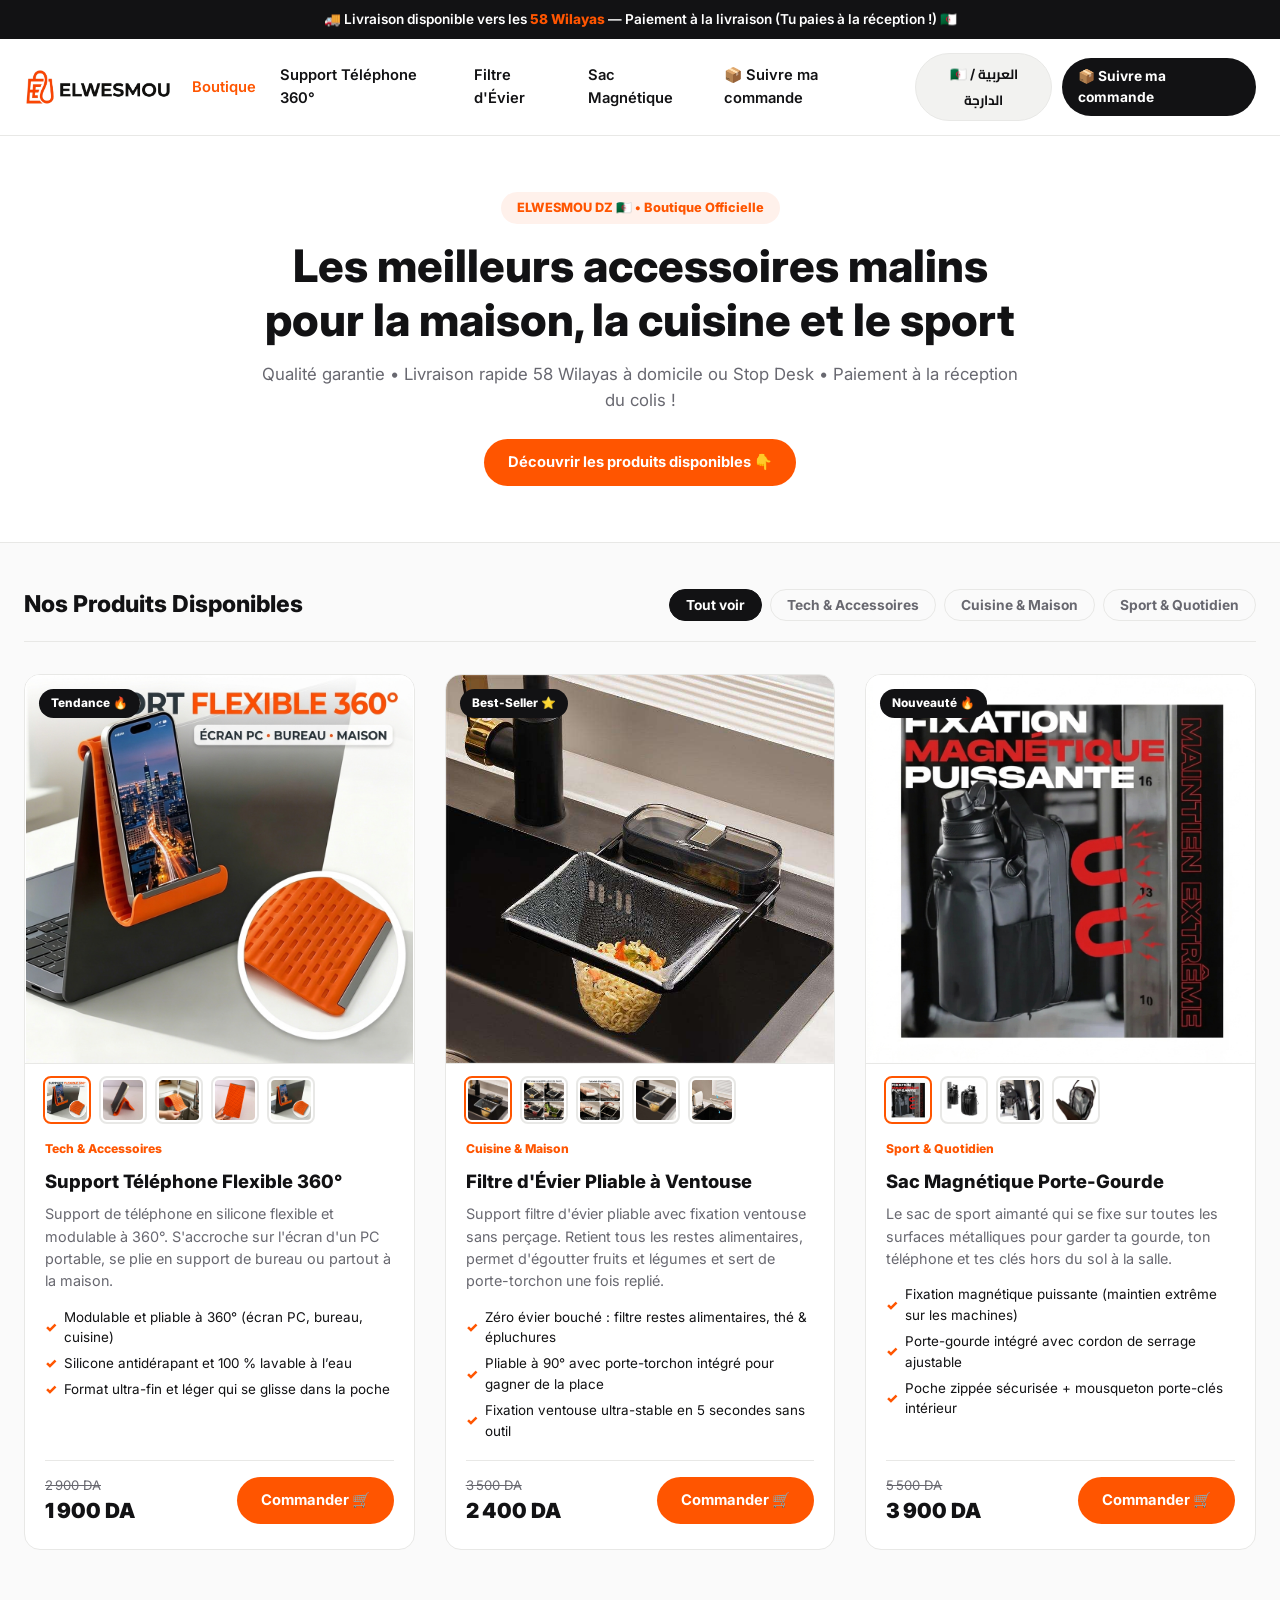
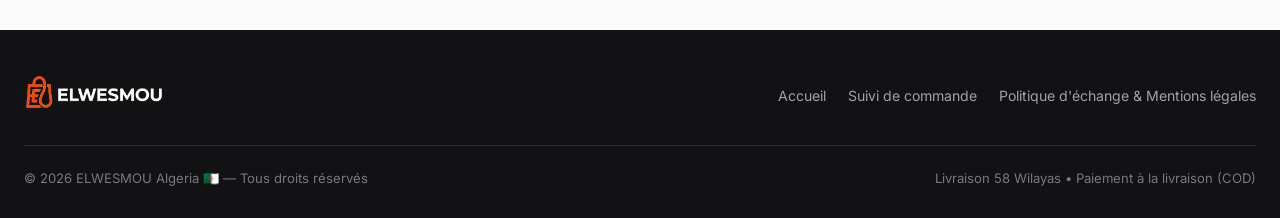
<file: index.html>
<!DOCTYPE html>
<html lang="fr" dir="ltr">
<head>
  <meta charset="UTF-8" />
  <meta name="viewport" content="width=device-width, initial-scale=1.0" />
  <title>ELWESMOU — Boutique Officielle | التوصيل لـ 58 ولاية والدفع عند الاستلام</title>
  <link rel="icon" type="image/png" href="./logos/minimal-1-favicon.png" />
  <link rel="preconnect" href="https://fonts.googleapis.com" />
  <link rel="preconnect" href="https://fonts.gstatic.com" crossorigin />
  <link href="https://fonts.googleapis.com/css2?family=Cairo:wght@500;700;800;900&family=Inter:wght@400;600;700;800&display=swap" rel="stylesheet" />
  <link rel="stylesheet" href="./styles.css" />
</head>
<body>

  <div class="announcement-bar">
    🚚 Livraison disponible vers les <span>58 Wilayas</span> — Paiement à la livraison (Tu paies à la réception !) 🇩🇿
  </div>

  <header class="site-header">
    <div class="header-inner">
      <a href="./index.html" class="brand-logo" aria-label="ELWESMOU">
        <img src="./logos/minimal-1-transparent.png" alt="ELWESMOU" />
      </a>

      <nav class="main-nav">
        <a href="./index.html" class="active">Boutique</a>
        <a href="./support-telephone.html">Support Téléphone 360°</a>
        <a href="./filtre-evier.html">Filtre d'Évier</a>
        <a href="./sac-magnetique.html">Sac Magnétique</a>
        <a href="./suivi-commande.html">📦 Suivre ma commande</a>
      </nav>

      <div class="header-actions">
        <button class="lang-btn" id="langToggleBtn" onclick="toggleLanguage()">🇩🇿 العربية / الدارجة</button>
        <a href="./suivi-commande.html" class="cart-btn">
          <span>📦 Suivre ma commande</span>
        </a>
      </div>
    </div>
  </header>

  <section class="hero-section">
    <div class="hero-inner">
      <span class="hero-badge">ELWESMOU DZ 🇩🇿 • Boutique Officielle</span>
      <h1 class="hero-title">Les meilleurs accessoires malins pour la maison, la cuisine et le sport</h1>
      <p class="hero-subtitle">Qualité garantie • Livraison rapide 58 Wilayas à domicile ou Stop Desk • Paiement à la réception du colis !</p>
      <a href="#catalogue" class="btn-primary">Découvrir les produits disponibles 👇</a>
    </div>
  </section>

  <main class="shop-container" id="catalogue">
    <div class="shop-toolbar">
      <h2>Nos Produits Disponibles</h2>
      <div class="category-tabs" id="categoryTabs"></div>
    </div>

    <div class="product-grid" id="productGrid"></div>
  </main>

  <footer class="site-footer">
    <div class="footer-inner">
      <a href="./index.html" class="footer-logo">
        <img src="./logos/minimal-1-dark-transparent.png" alt="ELWESMOU" />
      </a>
      <div class="footer-links">
        <a href="./index.html">Accueil</a>
        <a href="./suivi-commande.html">Suivi de commande</a>
        <a href="./mentions-legales.html">Politique d'échange &amp; Mentions légales</a>
      </div>
    </div>
    <div class="footer-bottom">
      <span>&copy; 2026 ELWESMOU Algeria 🇩🇿 — Tous droits réservés</span>
      <span>Livraison 58 Wilayas • Paiement à la livraison (COD)</span>
    </div>
  </footer>

  <script src="./app.js"></script>
</body>
</html>
</file>
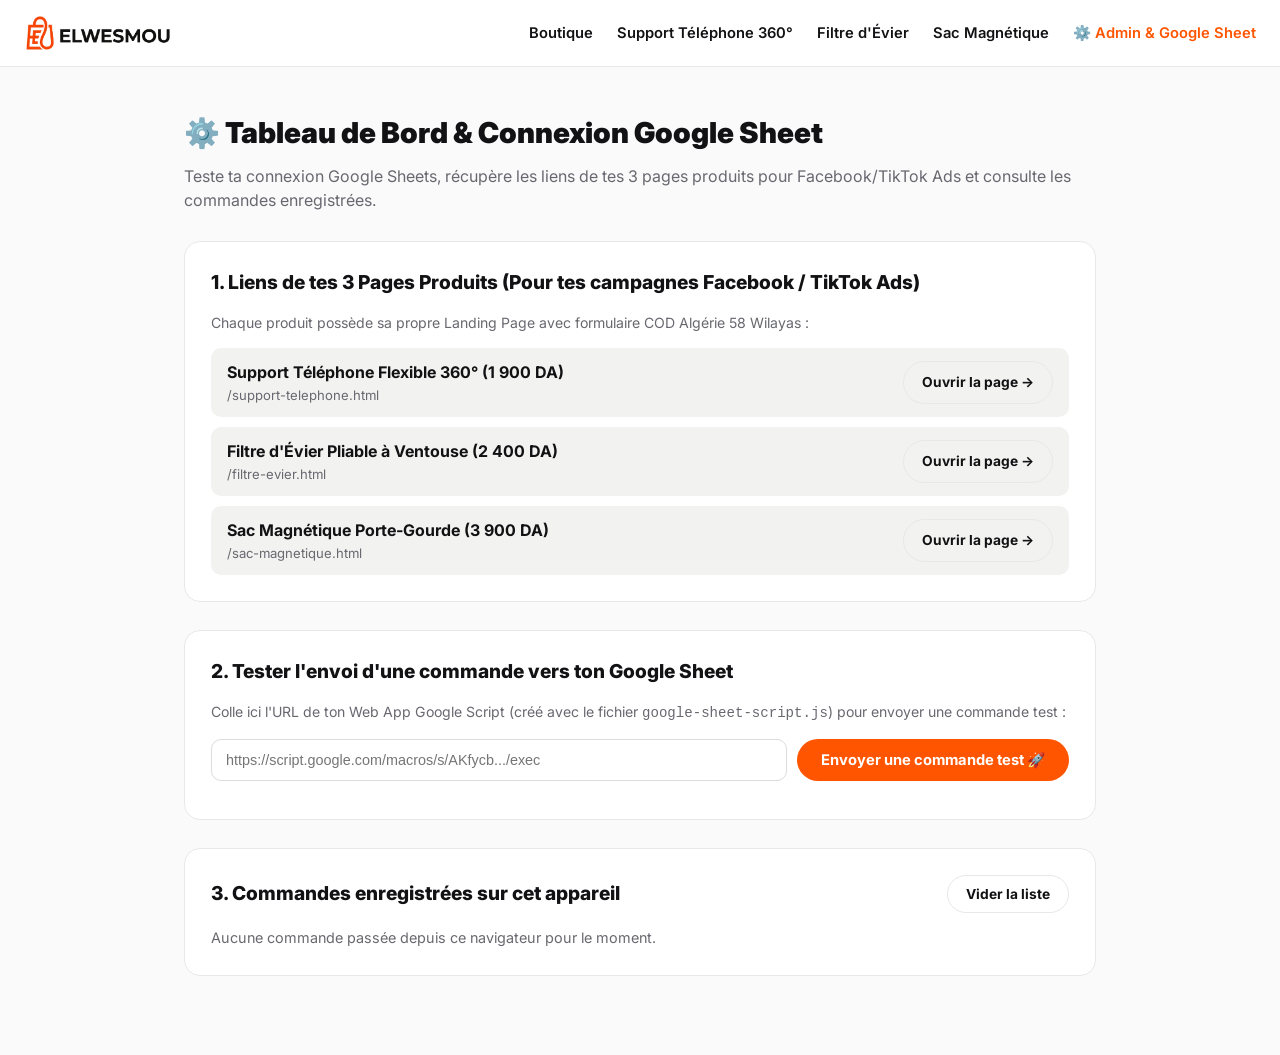
<file: admin.html>
<!DOCTYPE html>
<html lang="fr">
<head>
  <meta charset="UTF-8" />
  <meta name="viewport" content="width=device-width, initial-scale=1.0" />
  <title>Admin &amp; Configuration Google Sheet — ELWESMOU DZ</title>
  <link rel="icon" type="image/png" href="./logos/minimal-1-favicon.png" />
  <link href="https://fonts.googleapis.com/css2?family=Cairo:wght@600;700;800&family=Inter:wght@400;600;700;800&display=swap" rel="stylesheet" />
  <link rel="stylesheet" href="./styles.css" />
</head>
<body>

  <header class="site-header">
    <div class="header-inner">
      <a href="./index.html" class="brand-logo">
        <img src="./logos/minimal-1-transparent.png" alt="ELWESMOU" />
      </a>
      <nav class="main-nav">
        <a href="./index.html">Voir la Boutique</a>
        <a href="./support-telephone.html">Page Support Téléphone</a>
        <a href="./filtre-evier.html">Page Filtre Évier</a>
        <a href="./sac-magnetique.html">Page Sac Magnétique</a>
        <a href="./admin.html" class="active">⚙️ Admin &amp; Google Sheet</a>
      </nav>
    </div>
  </header>

  <main class="shop-container" style="max-width:960px;">
    <h1 style="font-size:1.8rem;font-weight:900;margin-bottom:8px;">⚙️ Tableau de Bord &amp; Connexion Google Sheet</h1>
    <p style="color:var(--text-secondary);margin-bottom:28px;">
      Teste ta connexion Google Sheets, récupère les liens de tes 3 pages produits pour Facebook/TikTok Ads et consulte les commandes enregistrées.
    </p>

    <div class="info-card" style="margin-bottom:28px;">
      <h3>1. Liens de tes 3 Pages Produits (Pour tes campagnes Facebook / TikTok Ads)</h3>
      <p style="font-size:0.88rem;color:var(--text-secondary);margin-bottom:14px;">
        Chaque produit possède sa propre Landing Page avec formulaire COD Algérie 58 Wilayas :
      </p>
      <div style="display:flex;flex-direction:column;gap:10px;">
        <div style="display:flex;justify-content:space-between;align-items:center;background:var(--bg-subtle);padding:12px 16px;border-radius:10px;">
          <div>
            <strong>Support Téléphone Flexible 360° (1 900 DA)</strong>
            <div style="font-size:0.82rem;color:var(--text-secondary);">/support-telephone.html</div>
          </div>
          <a href="./support-telephone.html" class="btn-outline">Ouvrir la page &rarr;</a>
        </div>

        <div style="display:flex;justify-content:space-between;align-items:center;background:var(--bg-subtle);padding:12px 16px;border-radius:10px;">
          <div>
            <strong>Filtre d'Évier Pliable à Ventouse (2 400 DA)</strong>
            <div style="font-size:0.82rem;color:var(--text-secondary);">/filtre-evier.html</div>
          </div>
          <a href="./filtre-evier.html" class="btn-outline">Ouvrir la page &rarr;</a>
        </div>

        <div style="display:flex;justify-content:space-between;align-items:center;background:var(--bg-subtle);padding:12px 16px;border-radius:10px;">
          <div>
            <strong>Sac Magnétique Porte-Gourde (3 900 DA)</strong>
            <div style="font-size:0.82rem;color:var(--text-secondary);">/sac-magnetique.html</div>
          </div>
          <a href="./sac-magnetique.html" class="btn-outline">Ouvrir la page &rarr;</a>
        </div>
      </div>
    </div>

    <div class="info-card" style="margin-bottom:28px;">
      <h3>2. Tester l'envoi d'une commande vers ton Google Sheet</h3>
      <p style="font-size:0.88rem;color:var(--text-secondary);margin-bottom:14px;">
        Colle ici l'URL de ton Web App Google Script (créé avec le fichier <code>google-sheet-script.js</code>) pour envoyer une commande test :
      </p>
      <div style="display:flex;gap:10px;margin-bottom:12px;flex-wrap:wrap;">
        <input type="url" id="sheetUrlInput" placeholder="https://script.google.com/macros/s/AKfycb.../exec" style="flex:1;padding:12px 14px;border:1.5px solid #DCDCD8;border-radius:10px;font-size:0.9rem;" />
        <button class="btn-primary" onclick="sendTestOrder()">Envoyer une commande test 🚀</button>
      </div>
      <div id="testStatusMsg" style="font-size:0.88rem;font-weight:700;"></div>
    </div>

    <div class="info-card">
      <div style="display:flex;justify-content:space-between;align-items:center;margin-bottom:14px;">
        <h3 style="margin:0;">3. Commandes enregistrées sur cet appareil</h3>
        <button class="btn-outline" onclick="localStorage.removeItem('elwesmou_orders'); renderAdminOrders();">Vider la liste</button>
      </div>
      <div id="adminOrdersList"></div>
    </div>
  </main>

  <script src="./app.js"></script>
  <script>
    const savedUrl = localStorage.getItem('elwesmou_sheet_url') || (typeof GOOGLE_SHEET_WEBHOOK_URL !== 'undefined' ? GOOGLE_SHEET_WEBHOOK_URL : '');
    document.getElementById('sheetUrlInput').value = savedUrl;

    async function sendTestOrder() {
      const url = document.getElementById('sheetUrlInput').value.trim();
      const msg = document.getElementById('testStatusMsg');
      if (!url) {
        msg.style.color = '#DC2626';
        msg.textContent = '⚠️ Colle d\'abord ton URL Google Script (https://script.google.com/macros/s/.../exec)';
        return;
      }
      localStorage.setItem('elwesmou_sheet_url', url);
      msg.style.color = 'var(--brand-orange)';
      msg.textContent = '⏳ Envoi de la commande test vers Google Sheets...';

      const testOrder = {
        orderId: 'TEST-' + Math.floor(1000 + Math.random() * 9000),
        date: new Date().toLocaleString('fr-DZ'),
        productName: 'Support Téléphone Flexible 360° (TEST)',
        quantity: 2,
        customerName: 'Client Test Algérie',
        phone: '0550123456',
        wilaya: '16 - Alger (الجزائر العاصمة)',
        commune: 'Bab Ezzouar',
        deliveryType: 'À domicile (لباب الدار)',
        totalDA: '3 650 DA',
        status: '⏳ قيد التأكيد (En attente d\'appel)'
      };

      try {
        await fetch(url, {
          method: 'POST',
          mode: 'no-cors',
          headers: { 'Content-Type': 'application/json' },
          body: JSON.stringify(testOrder)
        });
        msg.style.color = '#16A34A';
        msg.textContent = '✓ Commande test envoyée ! Vérifie ton Google Sheet (une ligne TEST vient d\'apparaître).';
      } catch (e) {
        msg.style.color = '#DC2626';
        msg.textContent = 'Erreur : ' + e.message;
      }
    }

    function renderAdminOrders() {
      const orders = JSON.parse(localStorage.getItem('elwesmou_orders') || '[]');
      const box = document.getElementById('adminOrdersList');
      if (orders.length === 0) {
        box.innerHTML = '<p style="color:var(--text-secondary);font-size:0.9rem;">Aucune commande passée depuis ce navigateur pour le moment.</p>';
        return;
      }
      box.innerHTML = orders.map(o => `
        <div style="background:var(--bg-subtle);padding:14px 16px;border-radius:10px;margin-bottom:10px;display:flex;justify-content:space-between;flex-wrap:wrap;gap:10px;">
          <div>
            <strong>${o.orderId} — ${o.customerName} (${o.phone})</strong>
            <div style="font-size:0.85rem;color:var(--text-secondary);">${o.productName} (x${o.quantity}) • ${o.wilaya} - ${o.commune} (${o.deliveryType})</div>
          </div>
          <div style="text-align:right;">
            <div style="font-weight:800;color:var(--brand-orange);">${o.totalDA}</div>
            <div style="font-size:0.78rem;color:#15803D;font-weight:700;">${o.status}</div>
          </div>
        </div>
      `).join('');
    }

    renderAdminOrders();
  </script>
</body>
</html>
</file>
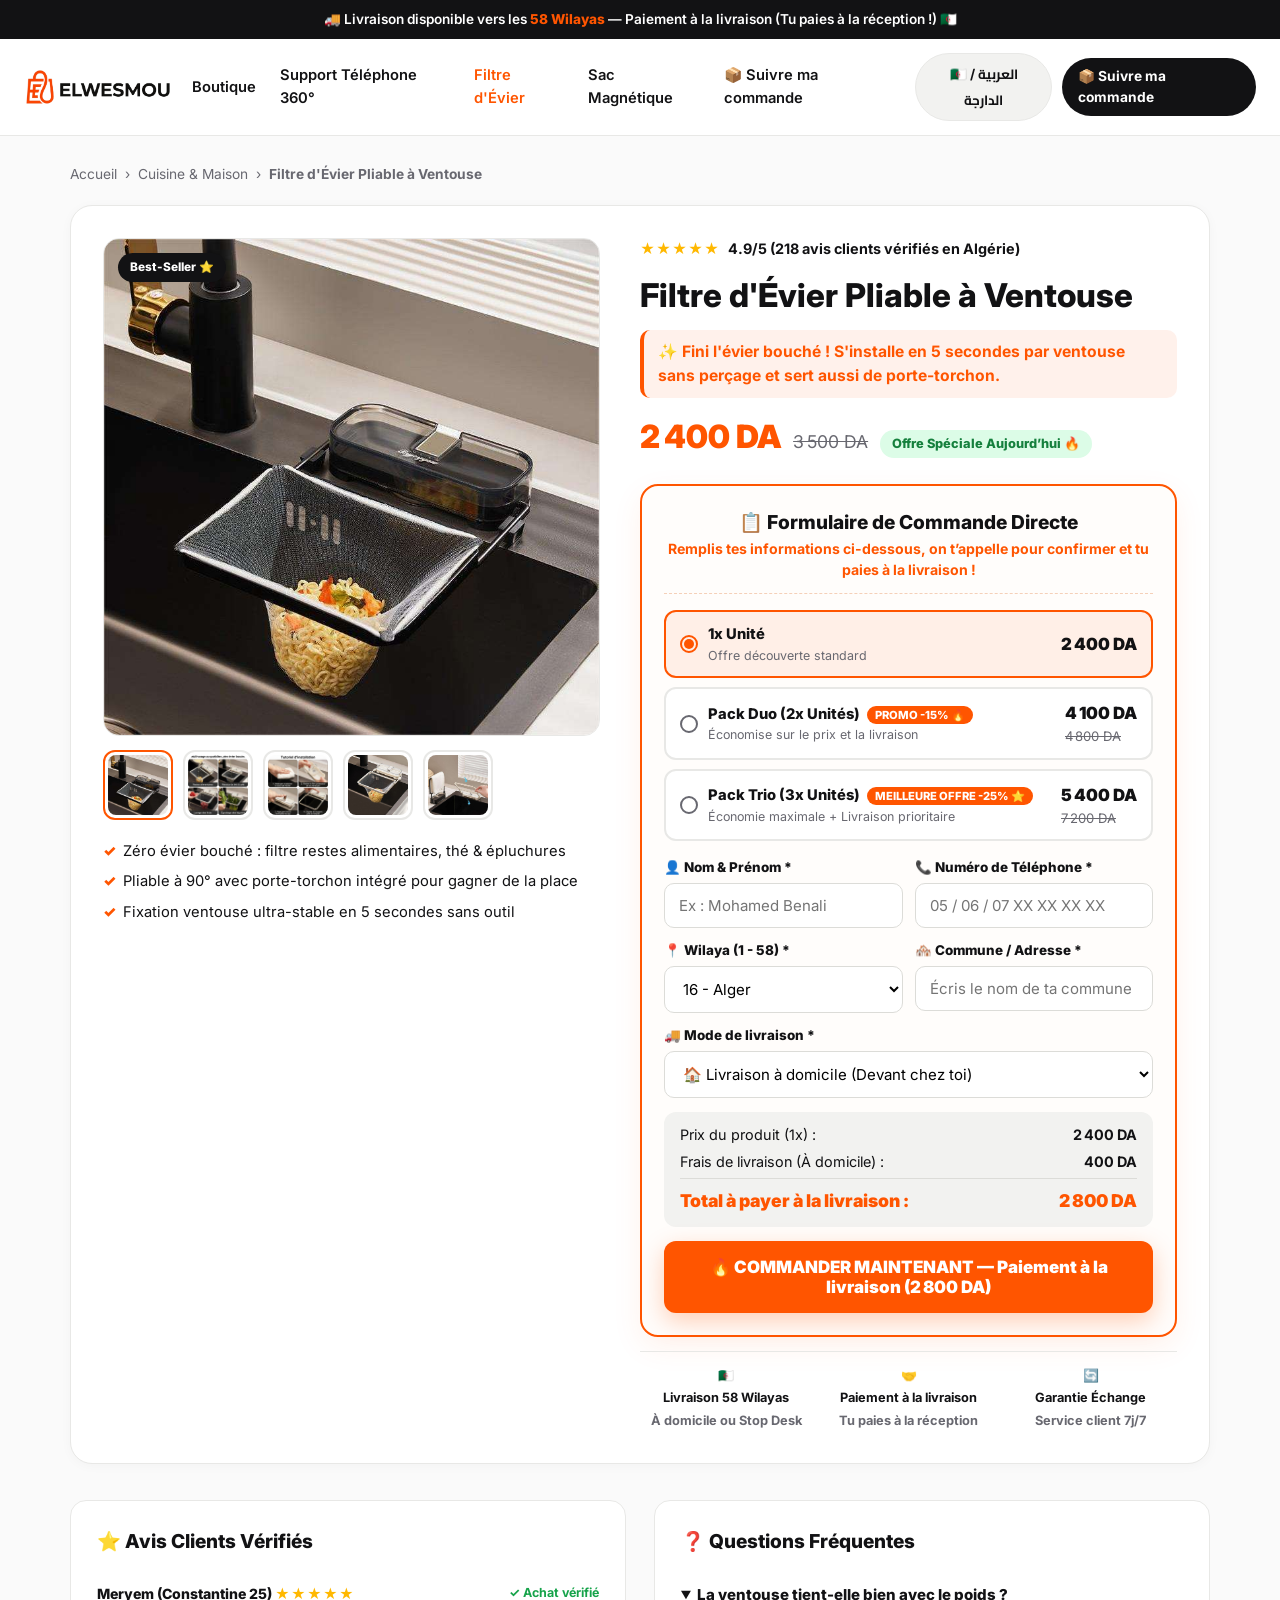
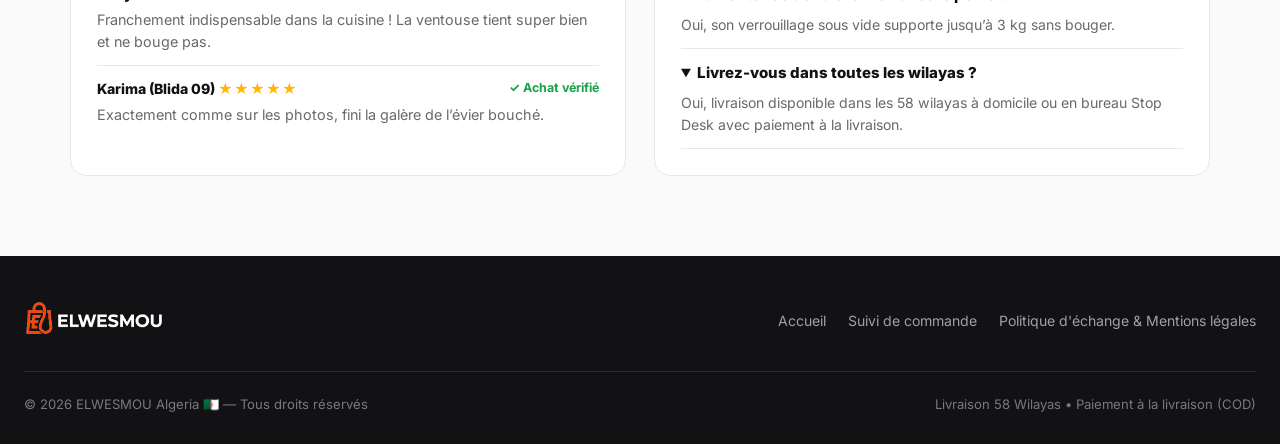
<file: filtre-evier.html>
<!DOCTYPE html>
<html lang="fr" dir="ltr">
<head>
  <meta charset="UTF-8" />
  <meta name="viewport" content="width=device-width, initial-scale=1.0" />
  <title>Filtre d'Évier Pliable à Ventouse | مصفاة حوض المطبخ — ELWESMOU DZ</title>
  <meta name="description" content="Support filtre d'évier pliable avec ventouse sans perçage et porte-torchon intégré. Livraison 58 Wilayas et paiement à la livraison." />
  <meta property="og:title" content="Filtre d'Évier Pliable à Ventouse — Livraison 58 Wilayas | ELWESMOU" />
  <meta property="og:description" content="Fini l'évier bouché ! Installation en 5 secondes par ventouse. Paiement à la livraison." />
  <meta property="og:image" content="./produits/filtre-evier-4-usages-fr.jpg" />
  <link rel="icon" type="image/png" href="./logos/minimal-1-favicon.png" />
  <link rel="preconnect" href="https://fonts.googleapis.com" />
  <link rel="preconnect" href="https://fonts.gstatic.com" crossorigin />
  <link href="https://fonts.googleapis.com/css2?family=Cairo:wght@500;700;800;900&family=Inter:wght@400;600;700;800&display=swap" rel="stylesheet" />
  <link rel="stylesheet" href="./styles.css" />
</head>
<body>

  <div class="announcement-bar">
    🚚 Livraison disponible vers les <span>58 Wilayas</span> — Paiement à la livraison (Tu paies à la réception !) 🇩🇿
  </div>

  <header class="site-header">
    <div class="header-inner">
      <a href="./index.html" class="brand-logo">
        <img src="./logos/minimal-1-transparent.png" alt="ELWESMOU" />
      </a>

      <nav class="main-nav">
        <a href="./index.html">Boutique</a>
        <a href="./support-telephone.html">Support Téléphone 360°</a>
        <a href="./filtre-evier.html" class="active">Filtre d'Évier</a>
        <a href="./sac-magnetique.html">Sac Magnétique</a>
        <a href="./suivi-commande.html">📦 Suivre ma commande</a>
      </nav>

      <div class="header-actions">
        <button class="lang-btn" id="langToggleBtn" onclick="toggleLanguage()">🇩🇿 العربية / الدارجة</button>
        <a href="./suivi-commande.html" class="cart-btn">
          <span>📦 Suivre ma commande</span>
        </a>
      </div>
    </div>
  </header>

  <main class="landing-container" id="landingProductRoot" data-product-id="filtre-evier-pliable"></main>

  <footer class="site-footer">
    <div class="footer-inner">
      <a href="./index.html" class="footer-logo">
        <img src="./logos/minimal-1-dark-transparent.png" alt="ELWESMOU" />
      </a>
      <div class="footer-links">
        <a href="./index.html">Accueil</a>
        <a href="./suivi-commande.html">Suivi de commande</a>
        <a href="./mentions-legales.html">Politique d'échange &amp; Mentions légales</a>
      </div>
    </div>
    <div class="footer-bottom">
      <span>&copy; 2026 ELWESMOU Algeria 🇩🇿 — Tous droits réservés</span>
      <span>Livraison 58 Wilayas • Paiement à la livraison (COD)</span>
    </div>
  </footer>

  <script src="./app.js"></script>
</body>
</html>
</file>
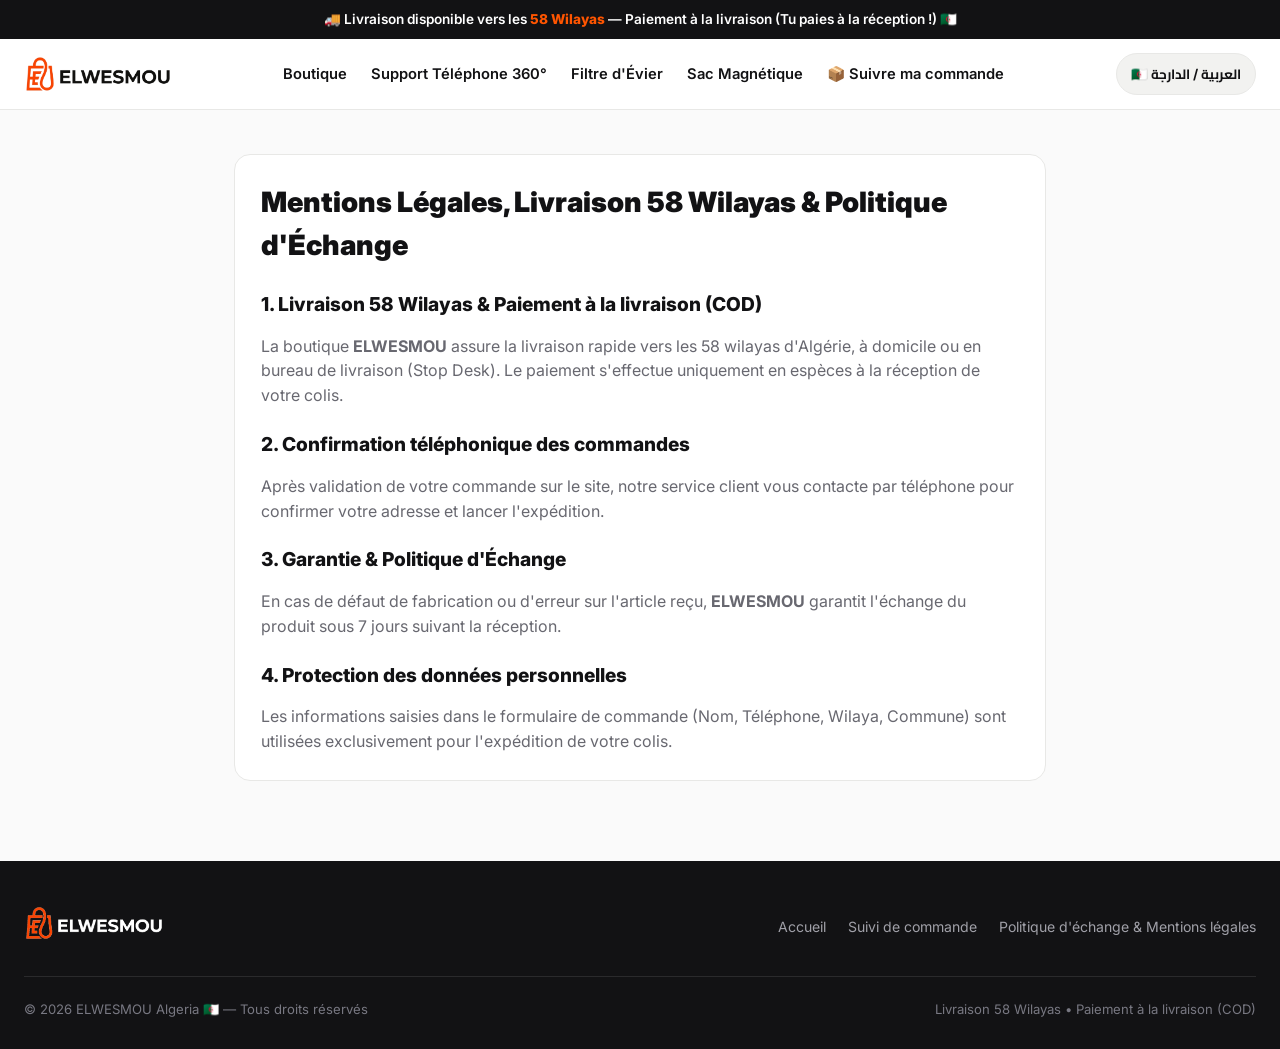
<file: mentions-legales.html>
<!DOCTYPE html>
<html lang="fr" dir="ltr">
<head>
  <meta charset="UTF-8" />
  <meta name="viewport" content="width=device-width, initial-scale=1.0" />
  <title>Mentions Légales &amp; CGV | الشروط القانونية — ELWESMOU DZ</title>
  <link rel="icon" type="image/png" href="./logos/minimal-1-favicon.png" />
  <link href="https://fonts.googleapis.com/css2?family=Cairo:wght@500;700;800;900&family=Inter:wght@400;600;700;800&display=swap" rel="stylesheet" />
  <link rel="stylesheet" href="./styles.css" />
</head>
<body>

  <div class="announcement-bar">
    🚚 Livraison disponible vers les <span>58 Wilayas</span> — Paiement à la livraison (Tu paies à la réception !) 🇩🇿
  </div>

  <header class="site-header">
    <div class="header-inner">
      <a href="./index.html" class="brand-logo">
        <img src="./logos/minimal-1-transparent.png" alt="ELWESMOU" />
      </a>
      <nav class="main-nav">
        <a href="./index.html">Boutique</a>
        <a href="./support-telephone.html">Support Téléphone 360°</a>
        <a href="./filtre-evier.html">Filtre d'Évier</a>
        <a href="./sac-magnetique.html">Sac Magnétique</a>
        <a href="./suivi-commande.html">📦 Suivre ma commande</a>
      </nav>
      <div class="header-actions">
        <button class="lang-btn" id="langToggleBtn" onclick="toggleLanguage()">🇩🇿 العربية / الدارجة</button>
      </div>
    </div>
  </header>

  <main class="shop-container" style="max-width:860px;">
    <div class="info-card" id="legalCardContent" style="display:flex;flex-direction:column;gap:22px;"></div>
  </main>

  <footer class="site-footer">
    <div class="footer-inner">
      <a href="./index.html" class="footer-logo">
        <img src="./logos/minimal-1-dark-transparent.png" alt="ELWESMOU" />
      </a>
      <div class="footer-links">
        <a href="./index.html">Accueil</a>
        <a href="./suivi-commande.html">Suivi de commande</a>
        <a href="./mentions-legales.html">Politique d'échange &amp; Mentions légales</a>
      </div>
    </div>
    <div class="footer-bottom">
      <span>&copy; 2026 ELWESMOU Algeria 🇩🇿 — Tous droits réservés</span>
      <span>Livraison 58 Wilayas • Paiement à la livraison (COD)</span>
    </div>
  </footer>

  <script>
    window.renderPageSpecificLang = function(lang) {
      const box = document.getElementById('legalCardContent');
      if (lang === 'ar') {
        box.innerHTML = `
          <h1 style="font-size:1.75rem;font-weight:900;">الشروط القانونية، التوصيل وسياسة الاستبدال</h1>
          <section>
            <h3>1. التوصيل لـ 58 ولاية والدفع عند الاستلام</h3>
            <p style="color:var(--text-secondary);">يوفر متجر <strong>ELWESMOU</strong> خدمة التوصيل السريع لجميع ولايات الوطن (58 ولاية) سواء إلى باب المنزل أو إلى مكاتب التوصيل (Stop Desk). الدفع يتم نقداً عند استلام الطرد.</p>
          </section>
          <section>
            <h3>2. تأكيد الطلبيات عبر الهاتف</h3>
            <p style="color:var(--text-secondary);">بعد تسجيل طلبك في الموقع، يتصل بك فريق خدمة الزبائن هاتفياً لتأكيد العنوان وموعد الإرسال. يرجى إبقاء هاتفك متاحاً.</p>
          </section>
          <section>
            <h3>3. سياسة الاستبدال والضمان</h3>
            <p style="color:var(--text-secondary);">في حال وجود أي عيب مصنعي أو خطأ في المنتج المستلم، يضمن متجر <strong>ELWESMOU</strong> استبدال المنتج خلال 7 أيام من تاريخ الاستلام.</p>
          </section>
          <section>
            <h3>4. حماية البيانات الشخصية</h3>
            <p style="color:var(--text-secondary);">المعلومات المقدمة في استمارة الطلب (الاسم، رقم الهاتف، الولاية والبلدية) تُستخدم حصرياً لتوصيل طلبيتك ولا تتم مشاركتها مع أي طرف غير شركة التوصيل.</p>
          </section>
        `;
      } else {
        box.innerHTML = `
          <h1 style="font-size:1.75rem;font-weight:900;">Mentions Légales, Livraison 58 Wilayas &amp; Politique d'Échange</h1>
          <section>
            <h3>1. Livraison 58 Wilayas &amp; Paiement à la livraison (COD)</h3>
            <p style="color:var(--text-secondary);">La boutique <strong>ELWESMOU</strong> assure la livraison rapide vers les 58 wilayas d'Algérie, à domicile ou en bureau de livraison (Stop Desk). Le paiement s'effectue uniquement en espèces à la réception de votre colis.</p>
          </section>
          <section>
            <h3>2. Confirmation téléphonique des commandes</h3>
            <p style="color:var(--text-secondary);">Après validation de votre commande sur le site, notre service client vous contacte par téléphone pour confirmer votre adresse et lancer l'expédition.</p>
          </section>
          <section>
            <h3>3. Garantie &amp; Politique d'Échange</h3>
            <p style="color:var(--text-secondary);">En cas de défaut de fabrication ou d'erreur sur l'article reçu, <strong>ELWESMOU</strong> garantit l'échange du produit sous 7 jours suivant la réception.</p>
          </section>
          <section>
            <h3>4. Protection des données personnelles</h3>
            <p style="color:var(--text-secondary);">Les informations saisies dans le formulaire de commande (Nom, Téléphone, Wilaya, Commune) sont utilisées exclusivement pour l'expédition de votre colis.</p>
          </section>
        `;
      }
    };
  </script>
  <script src="./app.js"></script>
</body>
</html>
</file>
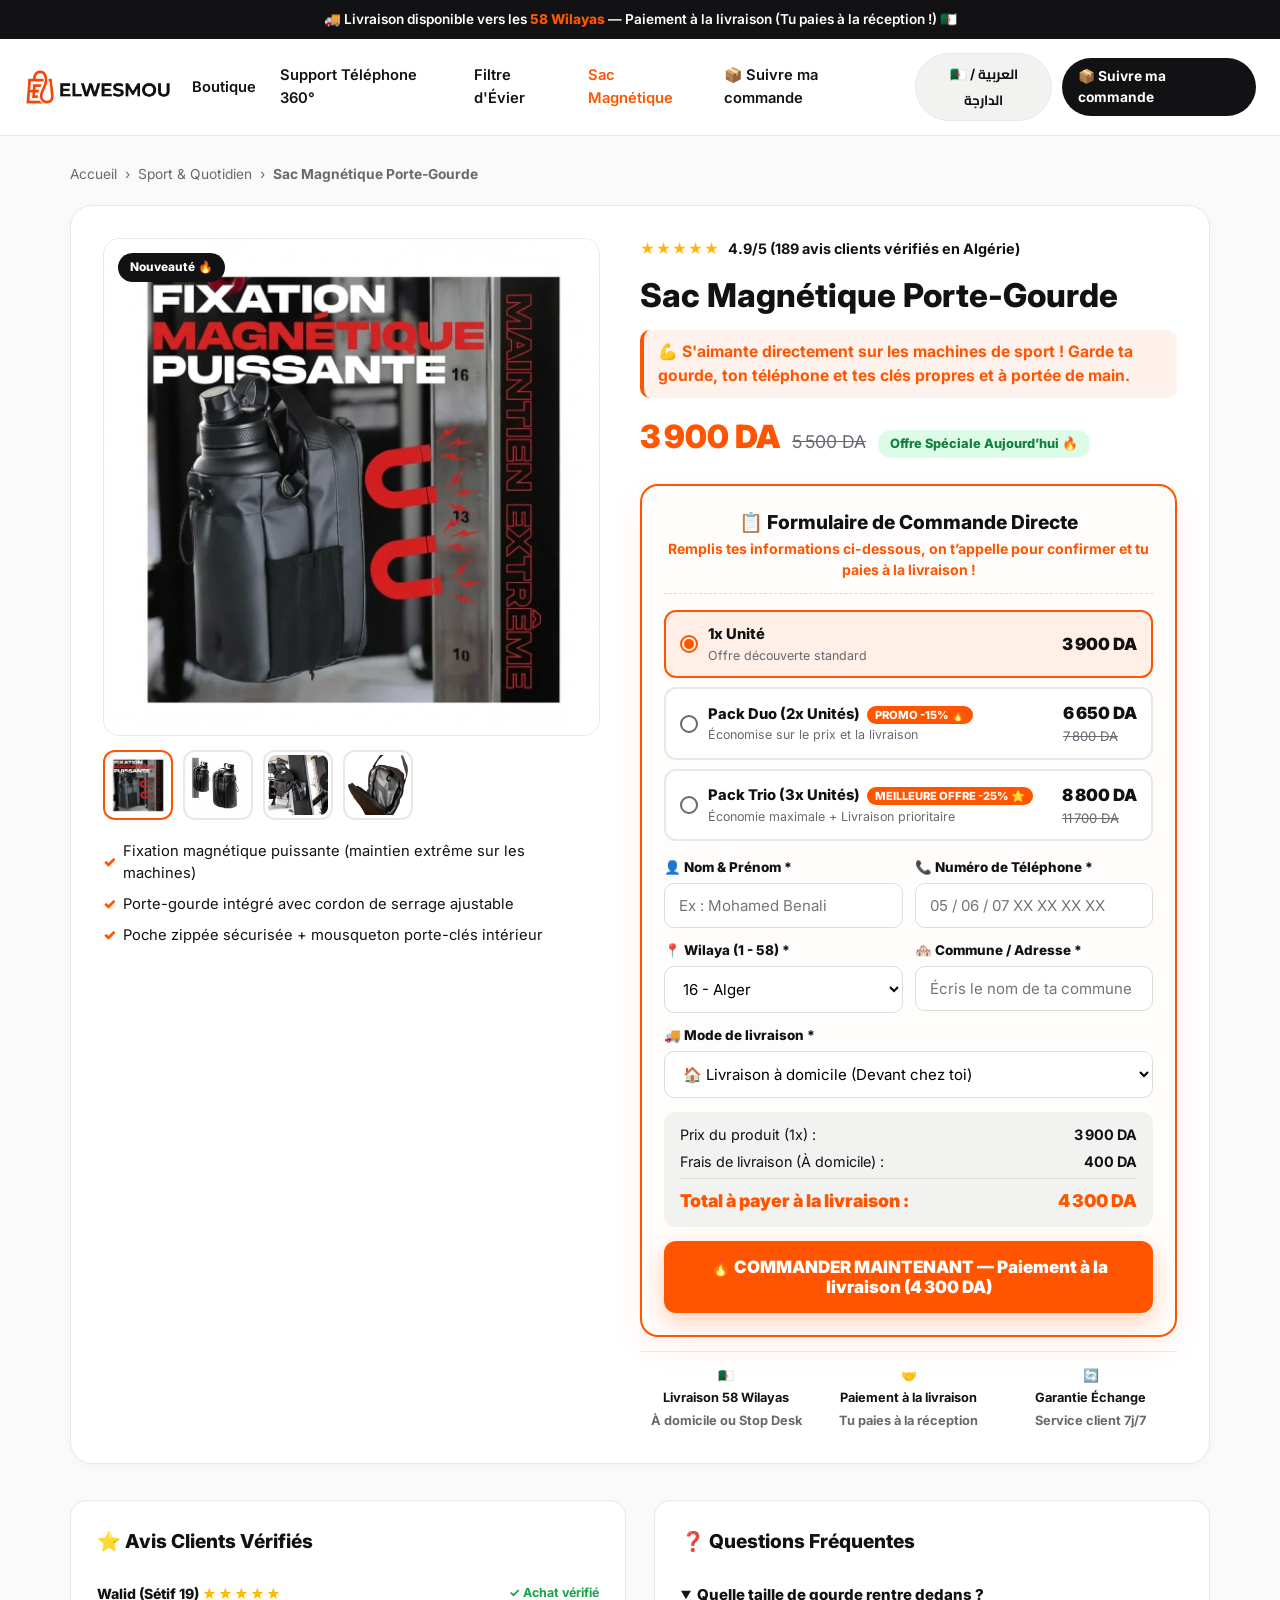
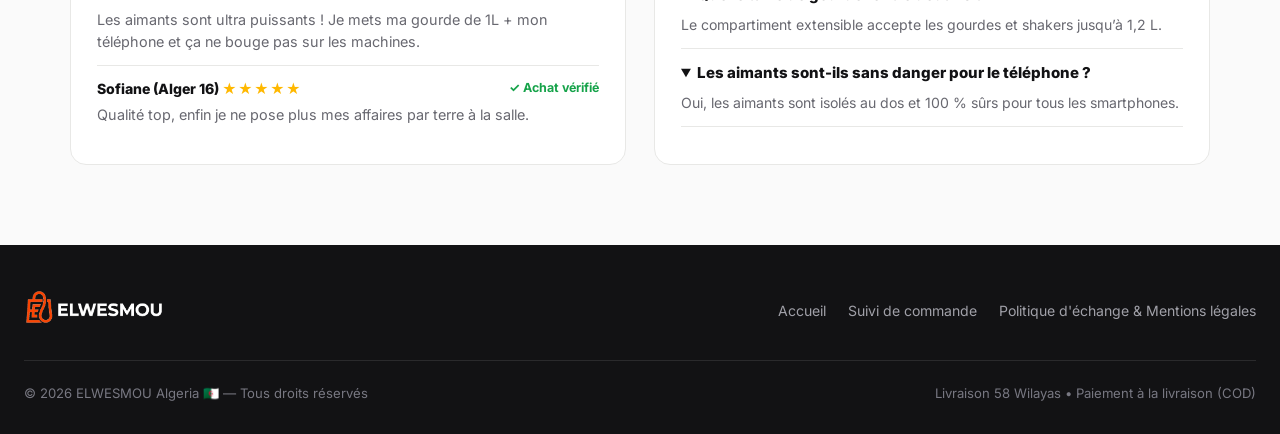
<file: sac-magnetique.html>
<!DOCTYPE html>
<html lang="fr" dir="ltr">
<head>
  <meta charset="UTF-8" />
  <meta name="viewport" content="width=device-width, initial-scale=1.0" />
  <title>Sac Magnétique Porte-Gourde | حقيبة الرياضة المغناطيسية — ELWESMOU DZ</title>
  <meta name="description" content="Sac de sport magnétique avec porte-gourde intégré et poche zippée sécurisée. Livraison 58 Wilayas et paiement à la livraison." />
  <meta property="og:title" content="Sac Magnétique Porte-Gourde — Livraison 58 Wilayas | ELWESMOU" />
  <meta property="og:description" content="Fixation magnétique puissante pour garder gourde, téléphone et clés hors du sol à la salle." />
  <meta property="og:image" content="./produits/sac-magnetique-2-fr.jpg" />
  <link rel="icon" type="image/png" href="./logos/minimal-1-favicon.png" />
  <link rel="preconnect" href="https://fonts.googleapis.com" />
  <link rel="preconnect" href="https://fonts.gstatic.com" crossorigin />
  <link href="https://fonts.googleapis.com/css2?family=Cairo:wght@500;700;800;900&family=Inter:wght@400;600;700;800&display=swap" rel="stylesheet" />
  <link rel="stylesheet" href="./styles.css" />
</head>
<body>

  <div class="announcement-bar">
    🚚 Livraison disponible vers les <span>58 Wilayas</span> — Paiement à la livraison (Tu paies à la réception !) 🇩🇿
  </div>

  <header class="site-header">
    <div class="header-inner">
      <a href="./index.html" class="brand-logo">
        <img src="./logos/minimal-1-transparent.png" alt="ELWESMOU" />
      </a>

      <nav class="main-nav">
        <a href="./index.html">Boutique</a>
        <a href="./support-telephone.html">Support Téléphone 360°</a>
        <a href="./filtre-evier.html">Filtre d'Évier</a>
        <a href="./sac-magnetique.html" class="active">Sac Magnétique</a>
        <a href="./suivi-commande.html">📦 Suivre ma commande</a>
      </nav>

      <div class="header-actions">
        <button class="lang-btn" id="langToggleBtn" onclick="toggleLanguage()">🇩🇿 العربية / الدارجة</button>
        <a href="./suivi-commande.html" class="cart-btn">
          <span>📦 Suivre ma commande</span>
        </a>
      </div>
    </div>
  </header>

  <main class="landing-container" id="landingProductRoot" data-product-id="sac-magnetique-sport"></main>

  <footer class="site-footer">
    <div class="footer-inner">
      <a href="./index.html" class="footer-logo">
        <img src="./logos/minimal-1-dark-transparent.png" alt="ELWESMOU" />
      </a>
      <div class="footer-links">
        <a href="./index.html">Accueil</a>
        <a href="./suivi-commande.html">Suivi de commande</a>
        <a href="./mentions-legales.html">Politique d'échange &amp; Mentions légales</a>
      </div>
    </div>
    <div class="footer-bottom">
      <span>&copy; 2026 ELWESMOU Algeria 🇩🇿 — Tous droits réservés</span>
      <span>Livraison 58 Wilayas • Paiement à la livraison (COD)</span>
    </div>
  </footer>

  <script src="./app.js"></script>
</body>
</html>
</file>
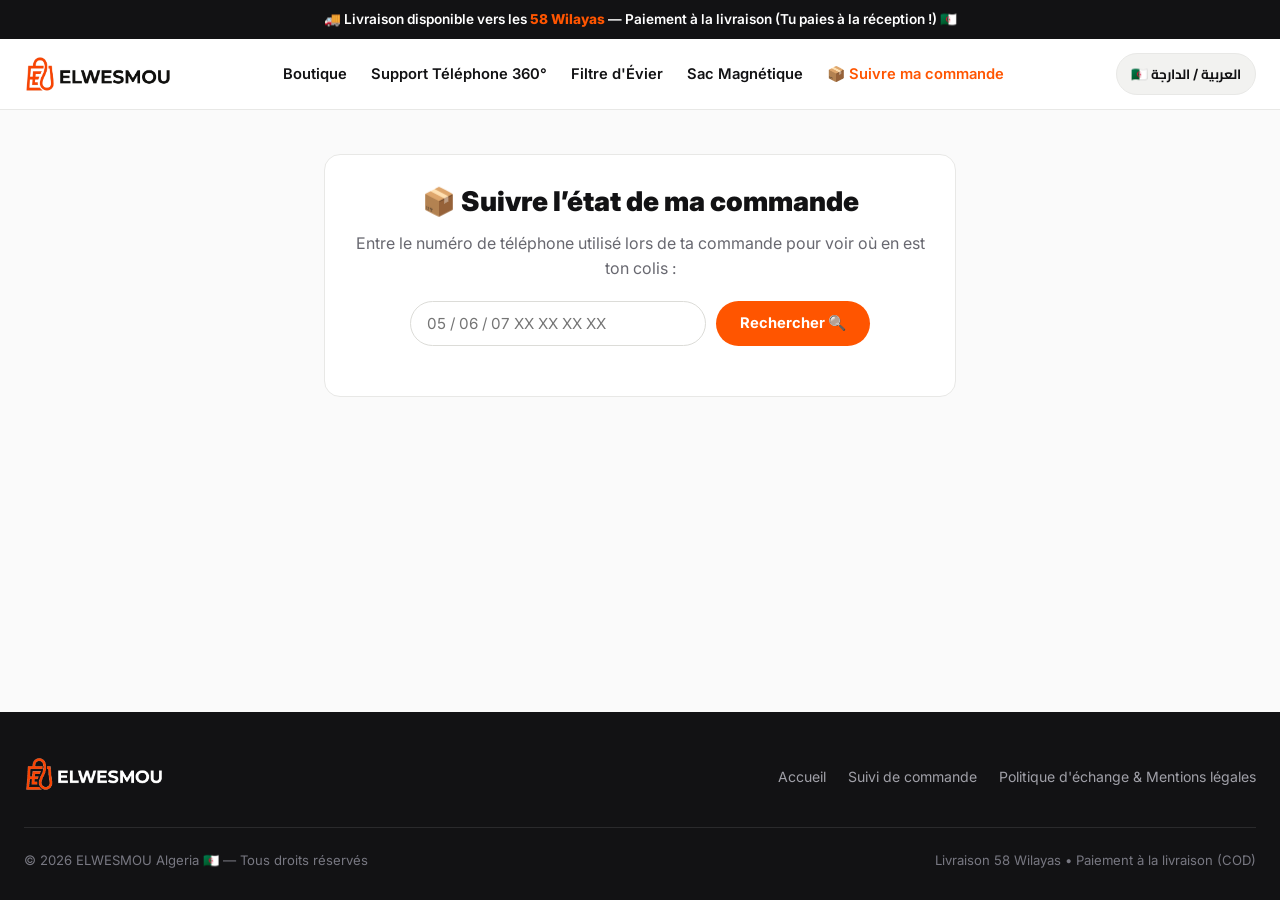
<file: suivi-commande.html>
<!DOCTYPE html>
<html lang="fr" dir="ltr">
<head>
  <meta charset="UTF-8" />
  <meta name="viewport" content="width=device-width, initial-scale=1.0" />
  <title>Suivi de Commande | تتبع الطلبية — ELWESMOU DZ</title>
  <link rel="icon" type="image/png" href="./logos/minimal-1-favicon.png" />
  <link href="https://fonts.googleapis.com/css2?family=Cairo:wght@500;700;800;900&family=Inter:wght@400;600;700;800&display=swap" rel="stylesheet" />
  <link rel="stylesheet" href="./styles.css" />
</head>
<body>

  <div class="announcement-bar">
    🚚 Livraison disponible vers les <span>58 Wilayas</span> — Paiement à la livraison (Tu paies à la réception !) 🇩🇿
  </div>

  <header class="site-header">
    <div class="header-inner">
      <a href="./index.html" class="brand-logo">
        <img src="./logos/minimal-1-transparent.png" alt="ELWESMOU" />
      </a>
      <nav class="main-nav">
        <a href="./index.html">Boutique</a>
        <a href="./support-telephone.html">Support Téléphone 360°</a>
        <a href="./filtre-evier.html">Filtre d'Évier</a>
        <a href="./sac-magnetique.html">Sac Magnétique</a>
        <a href="./suivi-commande.html" class="active">📦 Suivre ma commande</a>
      </nav>
      <div class="header-actions">
        <button class="lang-btn" id="langToggleBtn" onclick="toggleLanguage()">🇩🇿 العربية / الدارجة</button>
      </div>
    </div>
  </header>

  <main class="shop-container" style="max-width:680px;">
    <div class="info-card" style="text-align:center;">
      <h1 id="trackTitle" style="font-size:1.7rem;font-weight:900;margin-bottom:8px;">📦 Suivre l'état de ma commande</h1>
      <p id="trackSub" style="color:var(--text-secondary);margin-bottom:20px;">
        Entre le numéro de téléphone utilisé lors de ta commande pour voir où en est ton colis :
      </p>

      <form onsubmit="searchOrder(event)" style="display:flex;gap:10px;max-width:460px;margin:0 auto 24px;">
        <input type="tel" id="trackPhoneInput" required placeholder="05 / 06 / 07 XX XX XX XX" style="flex:1;padding:12px 16px;border:1.5px solid #DCDCD8;border-radius:999px;font-family:inherit;font-size:0.95rem;" />
        <button type="submit" class="btn-primary" id="trackBtn">Rechercher 🔍</button>
      </form>

      <div id="trackResultBox"></div>
    </div>
  </main>

  <footer class="site-footer">
    <div class="footer-inner">
      <a href="./index.html" class="footer-logo">
        <img src="./logos/minimal-1-dark-transparent.png" alt="ELWESMOU" />
      </a>
      <div class="footer-links">
        <a href="./index.html">Accueil</a>
        <a href="./suivi-commande.html">Suivi de commande</a>
        <a href="./mentions-legales.html">Politique d'échange &amp; Mentions légales</a>
      </div>
    </div>
    <div class="footer-bottom">
      <span>&copy; 2026 ELWESMOU Algeria 🇩🇿 — Tous droits réservés</span>
      <span>Livraison 58 Wilayas • Paiement à la livraison (COD)</span>
    </div>
  </footer>

  <script>
    window.renderPageSpecificLang = function(lang) {
      const isAr = lang === 'ar';
      document.getElementById('trackTitle').textContent = isAr ? '📦 تتبع حالة طلبيتك' : '📦 Suivre l’état de ma commande';
      document.getElementById('trackSub').textContent = isAr
        ? 'أدخل رقم الهاتف لي درت بيه الطلبية باش تشوف وين لحقت السلعة تاعك:'
        : 'Entre le numéro de téléphone utilisé lors de ta commande pour voir où en est ton colis :';
      document.getElementById('trackBtn').textContent = isAr ? 'بحث 🔍' : 'Rechercher 🔍';
    };
  </script>
  <script src="./app.js"></script>
  <script>
    async function searchOrder(e) {
      if (e) e.preventDefault();
      const isAr = currentLang === 'ar';
      const phone = document.getElementById('trackPhoneInput').value.replace(/\s+/g, '');
      const box = document.getElementById('trackResultBox');
      const btn = document.getElementById('trackBtn');

      btn.disabled = true;
      btn.textContent = '⏳...';

      let matches = [];
      const webhookUrl = (typeof GOOGLE_SHEET_WEBHOOK_URL !== 'undefined' && GOOGLE_SHEET_WEBHOOK_URL) || localStorage.getItem('elwesmou_sheet_url') || '';

      if (webhookUrl) {
        try {
          const res = await fetch(webhookUrl + '?phone=' + encodeURIComponent(phone));
          const json = await res.json();
          if (json && Array.isArray(json.orders)) {
            matches = json.orders;
          }
        } catch (err) {
          console.warn('Fallback local:', err);
        }
      }

      if (matches.length === 0) {
        const localOrders = JSON.parse(localStorage.getItem('elwesmou_orders') || '[]');
        matches = localOrders.filter(o => (o.phone || '').replace(/\s+/g, '').includes(phone));
      }

      btn.disabled = false;
      btn.textContent = isAr ? 'بحث 🔍' : 'Rechercher 🔍';

      if (matches.length === 0) {
        box.innerHTML = `
          <div style="background:#FFF5F0;border:1px solid var(--brand-orange);padding:16px;border-radius:12px;text-align:center;">
            <strong>${isAr ? 'لم نجد طلبية مسجلة بهذا الرقم حالياً.' : 'Aucune commande trouvée avec ce numéro pour le moment.'}</strong>
            <p style="font-size:0.88rem;color:var(--text-secondary);margin-top:4px;">
              ${isAr ? 'إذا درت الطلبية تاعك مؤخراً، فريقنا راح يعيطلك في التليفون لتأكيدها وإرسالها!' : 'Si vous venez de passer commande, notre équipe vous appellera très vite pour la confirmer !'}
            </p>
          </div>
        `;
        return;
      }

      box.innerHTML = matches.map(o => `
        <div style="background:var(--bg-subtle);padding:16px;border-radius:12px;margin-bottom:12px;border-left:4px solid var(--brand-orange);">
          <div style="display:flex;justify-content:space-between;font-weight:800;margin-bottom:6px;">
            <span>${isAr ? 'رقم الطلبية :' : 'Commande :'} ${o.orderId}</span>
            <span style="color:var(--brand-orange);">${o.totalDA}</span>
          </div>
          <div style="font-size:0.9rem;"><strong>${isAr ? 'المنتج :' : 'Produit :'}</strong> ${o.productName} (x${o.quantity})</div>
          <div style="font-size:0.9rem;"><strong>${isAr ? 'الولاية :' : 'Wilaya :'}</strong> ${o.wilaya} — ${o.commune} (${o.deliveryType})</div>
          <div style="font-size:0.95rem;margin-top:8px;padding:8px 12px;background:#DCFCE7;color:#15803D;border-radius:8px;font-weight:800;">
            ${isAr ? 'الحالة :' : 'Statut :'} ${o.status}
          </div>
        </div>
      `).join('');
    }

    const params = new URLSearchParams(window.location.search);
    if (params.get('phone')) {
      document.getElementById('trackPhoneInput').value = params.get('phone');
      searchOrder();
    }
  </script>
</body>
</html>
</file>
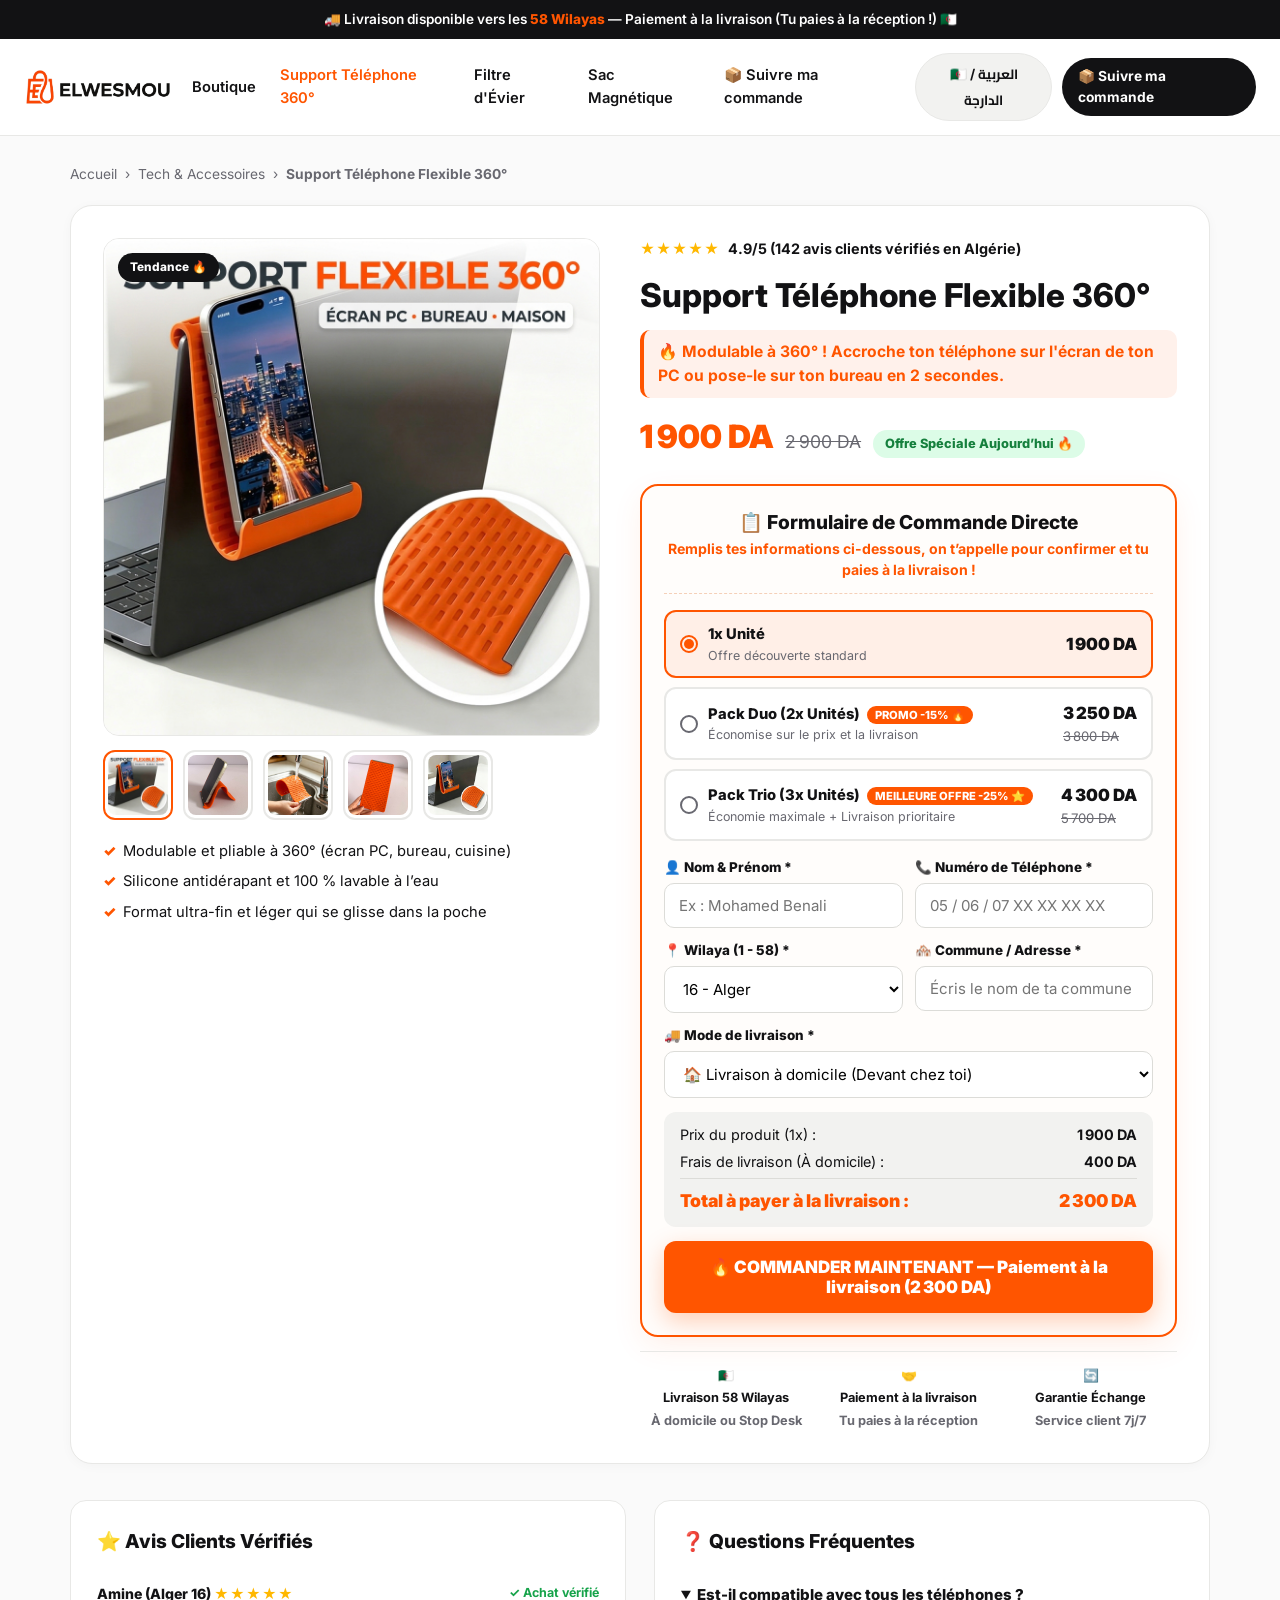
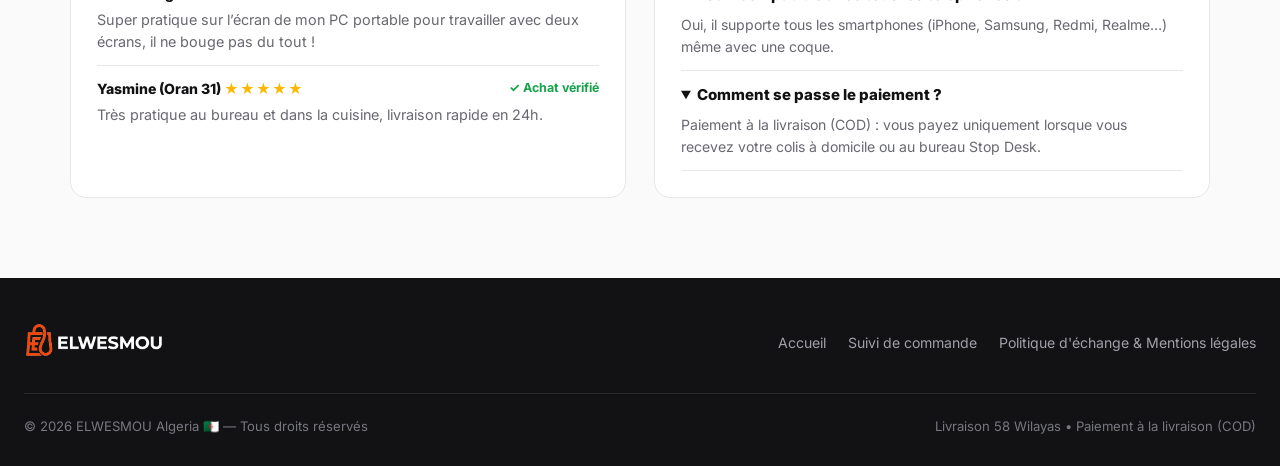
<file: support-telephone.html>
<!DOCTYPE html>
<html lang="fr" dir="ltr">
<head>
  <meta charset="UTF-8" />
  <meta name="viewport" content="width=device-width, initial-scale=1.0" />
  <title>Support Téléphone Flexible 360° | حامل الهاتف المرن — ELWESMOU DZ</title>
  <meta name="description" content="Support de téléphone en silicone flexible 360° pour écran PC, bureau et maison. Livraison 58 Wilayas et paiement à la livraison." />
  <meta property="og:title" content="Support Téléphone Flexible 360° — Livraison 58 Wilayas | ELWESMOU" />
  <meta property="og:description" content="S'accroche sur l'écran de ton PC ou se plie en support de bureau. Paiement à la livraison." />
  <meta property="og:image" content="./produits/support-telephone-flexible-fr.jpg" />
  <link rel="icon" type="image/png" href="./logos/minimal-1-favicon.png" />
  <link rel="preconnect" href="https://fonts.googleapis.com" />
  <link rel="preconnect" href="https://fonts.gstatic.com" crossorigin />
  <link href="https://fonts.googleapis.com/css2?family=Cairo:wght@500;700;800;900&family=Inter:wght@400;600;700;800&display=swap" rel="stylesheet" />
  <link rel="stylesheet" href="./styles.css" />
</head>
<body>

  <div class="announcement-bar">
    🚚 Livraison disponible vers les <span>58 Wilayas</span> — Paiement à la livraison (Tu paies à la réception !) 🇩🇿
  </div>

  <header class="site-header">
    <div class="header-inner">
      <a href="./index.html" class="brand-logo">
        <img src="./logos/minimal-1-transparent.png" alt="ELWESMOU" />
      </a>

      <nav class="main-nav">
        <a href="./index.html">Boutique</a>
        <a href="./support-telephone.html" class="active">Support Téléphone 360°</a>
        <a href="./filtre-evier.html">Filtre d'Évier</a>
        <a href="./sac-magnetique.html">Sac Magnétique</a>
        <a href="./suivi-commande.html">📦 Suivre ma commande</a>
      </nav>

      <div class="header-actions">
        <button class="lang-btn" id="langToggleBtn" onclick="toggleLanguage()">🇩🇿 العربية / الدارجة</button>
        <a href="./suivi-commande.html" class="cart-btn">
          <span>📦 Suivre ma commande</span>
        </a>
      </div>
    </div>
  </header>

  <main class="landing-container" id="landingProductRoot" data-product-id="support-telephone-flexible"></main>

  <footer class="site-footer">
    <div class="footer-inner">
      <a href="./index.html" class="footer-logo">
        <img src="./logos/minimal-1-dark-transparent.png" alt="ELWESMOU" />
      </a>
      <div class="footer-links">
        <a href="./index.html">Accueil</a>
        <a href="./suivi-commande.html">Suivi de commande</a>
        <a href="./mentions-legales.html">Politique d'échange &amp; Mentions légales</a>
      </div>
    </div>
    <div class="footer-bottom">
      <span>&copy; 2026 ELWESMOU Algeria 🇩🇿 — Tous droits réservés</span>
      <span>Livraison 58 Wilayas • Paiement à la livraison (COD)</span>
    </div>
  </footer>

  <script src="./app.js"></script>
</body>
</html>
</file>
<file: styles.css>
:root {
  --brand-orange: #FF5500;
  --brand-orange-hover: #E04800;
  --brand-orange-light: rgba(255, 85, 0, 0.08);
  --brand-black: #121214;
  --brand-green: #16A34A;
  --bg-main: #FAFAFA;
  --bg-surface: #FFFFFF;
  --bg-subtle: #F2F2F0;
  --text-primary: #121214;
  --text-secondary: #686870;
  --border-light: #E8E8E6;
  --radius-sm: 8px;
  --radius-md: 16px;
  --radius-lg: 22px;
  --shadow-sm: 0 2px 12px rgba(0, 0, 0, 0.03);
  --shadow-md: 0 14px 36px rgba(0, 0, 0, 0.07);
  --transition: 0.2s cubic-bezier(0.16, 1, 0.3, 1);
}

* {
  box-sizing: border-box;
  margin: 0;
  padding: 0;
}

html {
  scroll-behavior: smooth;
}

body {
  font-family: 'Inter', 'Cairo', -apple-system, BlinkMacSystemFont, 'Segoe UI', sans-serif;
  background-color: var(--bg-main);
  color: var(--text-primary);
  line-height: 1.55;
  -webkit-font-smoothing: antialiased;
  min-height: 100vh;
  display: flex;
  flex-direction: column;
  direction: ltr;
  text-align: left;
}

html[dir="rtl"] body,
body.rtl {
  font-family: 'Cairo', 'Inter', sans-serif;
  direction: rtl;
  text-align: right;
}

/* Announcement Bar */
.announcement-bar {
  background-color: var(--brand-black);
  color: #FFFFFF;
  text-align: center;
  font-size: 0.85rem;
  font-weight: 600;
  padding: 9px 16px;
}

.announcement-bar span {
  color: var(--brand-orange);
  font-weight: 800;
}

/* Minimalist Sticky Header */
.site-header {
  background-color: rgba(255, 255, 255, 0.95);
  backdrop-filter: blur(12px);
  border-bottom: 1px solid var(--border-light);
  position: sticky;
  top: 0;
  z-index: 100;
}

.header-inner {
  max-width: 1280px;
  margin: 0 auto;
  padding: 14px 24px;
  display: flex;
  align-items: center;
  justify-content: space-between;
  gap: 20px;
}

.brand-logo {
  display: inline-flex;
  align-items: center;
  text-decoration: none;
}

.brand-logo img {
  height: 38px;
  width: auto;
  display: block;
}

.main-nav {
  display: flex;
  align-items: center;
  gap: 24px;
}

.main-nav a {
  text-decoration: none;
  color: var(--text-primary);
  font-size: 0.92rem;
  font-weight: 600;
  transition: color var(--transition);
}

.main-nav a:hover,
.main-nav a.active {
  color: var(--brand-orange);
}

.header-actions {
  display: flex;
  align-items: center;
  gap: 10px;
}

/* Language Switcher Button (FR / AR-DZ) */
.lang-btn {
  display: inline-flex;
  align-items: center;
  gap: 6px;
  background-color: var(--bg-subtle);
  color: var(--brand-black);
  border: 1.5px solid var(--border-light);
  border-radius: 999px;
  padding: 7px 14px;
  font-size: 0.84rem;
  font-weight: 700;
  cursor: pointer;
  font-family: inherit;
  transition: all var(--transition);
}

.lang-btn:hover {
  border-color: var(--brand-orange);
  color: var(--brand-orange);
}

/* Cart / Track Button */
.cart-btn {
  display: inline-flex;
  align-items: center;
  gap: 8px;
  background-color: var(--brand-black);
  color: #FFFFFF;
  border: none;
  border-radius: 999px;
  padding: 8px 16px;
  font-size: 0.86rem;
  font-weight: 700;
  cursor: pointer;
  font-family: inherit;
  text-decoration: none;
  transition: background-color var(--transition);
}

.cart-btn:hover {
  background-color: var(--brand-orange);
}

/* Hero Section */
.hero-section {
  background-color: var(--bg-surface);
  border-bottom: 1px solid var(--border-light);
  padding: 56px 24px;
  text-align: center;
}

.hero-inner {
  max-width: 760px;
  margin: 0 auto;
}

.hero-badge {
  display: inline-block;
  font-size: 0.8rem;
  font-weight: 800;
  color: var(--brand-orange);
  background: var(--brand-orange-light);
  padding: 6px 16px;
  border-radius: 999px;
  margin-bottom: 16px;
}

.hero-title {
  font-size: clamp(1.9rem, 4vw, 2.8rem);
  font-weight: 800;
  line-height: 1.2;
  margin-bottom: 14px;
}

.hero-subtitle {
  font-size: 1.05rem;
  color: var(--text-secondary);
  margin-bottom: 26px;
}

.btn-primary {
  display: inline-flex;
  align-items: center;
  justify-content: center;
  gap: 8px;
  background-color: var(--brand-orange);
  color: #FFFFFF;
  text-decoration: none;
  border: none;
  padding: 12px 24px;
  border-radius: 999px;
  font-size: 0.92rem;
  font-weight: 700;
  font-family: inherit;
  cursor: pointer;
  transition: background-color var(--transition), transform var(--transition);
}

.btn-primary:hover {
  background-color: var(--brand-orange-hover);
  transform: translateY(-1px);
}

.btn-outline {
  display: inline-flex;
  align-items: center;
  justify-content: center;
  gap: 8px;
  background-color: transparent;
  color: var(--brand-black);
  text-decoration: none;
  border: 1.5px solid var(--border-light);
  padding: 10px 18px;
  border-radius: 999px;
  font-size: 0.86rem;
  font-weight: 700;
  font-family: inherit;
  cursor: pointer;
  transition: all var(--transition);
}

.btn-outline:hover {
  border-color: var(--brand-black);
}

/* Main Shop Section */
.shop-container {
  max-width: 1280px;
  width: 100%;
  margin: 0 auto;
  padding: 44px 24px 80px;
  flex: 1;
}

.shop-toolbar {
  display: flex;
  align-items: center;
  justify-content: space-between;
  flex-wrap: wrap;
  gap: 16px;
  margin-bottom: 32px;
  padding-bottom: 18px;
  border-bottom: 1px solid var(--border-light);
}

.shop-toolbar h2 {
  font-size: 1.45rem;
  font-weight: 800;
}

.category-tabs {
  display: flex;
  align-items: center;
  gap: 8px;
  flex-wrap: wrap;
}

.cat-tab {
  background-color: transparent;
  border: 1px solid var(--border-light);
  color: var(--text-secondary);
  padding: 7px 16px;
  border-radius: 999px;
  font-size: 0.86rem;
  font-weight: 700;
  font-family: inherit;
  cursor: pointer;
  transition: all var(--transition);
}

.cat-tab.active,
.cat-tab:hover {
  background-color: var(--brand-black);
  border-color: var(--brand-black);
  color: #FFFFFF;
}

/* Product Grid */
.product-grid {
  display: grid;
  grid-template-columns: repeat(auto-fill, minmax(330px, 1fr));
  gap: 30px;
}

.product-card {
  background-color: var(--bg-surface);
  border: 1px solid var(--border-light);
  border-radius: var(--radius-md);
  overflow: hidden;
  display: flex;
  flex-direction: column;
  transition: transform var(--transition), box-shadow var(--transition);
}

.product-card:hover {
  transform: translateY(-4px);
  box-shadow: var(--shadow-md);
}

.product-img-wrap {
  aspect-ratio: 1 / 1;
  background-color: #FFFFFF;
  overflow: hidden;
  position: relative;
  cursor: pointer;
  border-bottom: 1px solid var(--border-light);
  display: block;
}

.product-img-wrap img {
  width: 100%;
  height: 100%;
  object-fit: contain;
  transition: transform 0.3s ease;
}

.product-card:hover .product-img-wrap img {
  transform: scale(1.03);
}

.product-badge {
  position: absolute;
  top: 14px;
  left: 14px;
  background-color: var(--brand-black);
  color: #FFFFFF;
  font-size: 0.74rem;
  font-weight: 800;
  padding: 5px 12px;
  border-radius: 999px;
}

html[dir="rtl"] .product-badge {
  left: auto;
  right: 14px;
}

.product-thumbs {
  display: flex;
  gap: 8px;
  padding: 12px 18px 0;
}

.thumb-btn {
  width: 48px;
  height: 48px;
  border-radius: 8px;
  border: 2px solid var(--border-light);
  background: #fff;
  padding: 2px;
  cursor: pointer;
  overflow: hidden;
}

.thumb-btn.active,
.thumb-btn:hover {
  border-color: var(--brand-orange);
}

.thumb-btn img {
  width: 100%;
  height: 100%;
  object-fit: cover;
  border-radius: 4px;
}

.product-info {
  padding: 16px 20px 22px;
  display: flex;
  flex-direction: column;
  gap: 8px;
  flex: 1;
}

.product-cat {
  font-size: 0.76rem;
  font-weight: 800;
  color: var(--brand-orange);
}

.product-title {
  font-size: 1.15rem;
  font-weight: 800;
  color: var(--text-primary);
  text-decoration: none;
}

.product-title:hover {
  color: var(--brand-orange);
}

.product-desc {
  font-size: 0.9rem;
  color: var(--text-secondary);
}

.product-features {
  list-style: none;
  margin: 6px 0 10px;
  display: flex;
  flex-direction: column;
  gap: 5px;
}

.product-features li {
  font-size: 0.84rem;
  color: var(--text-primary);
  display: flex;
  align-items: center;
  gap: 7px;
}

.product-features li::before {
  content: "✓";
  color: var(--brand-orange);
  font-weight: 900;
}

.product-bottom {
  margin-top: auto;
  padding-top: 14px;
  border-top: 1px solid var(--border-light);
  display: flex;
  align-items: center;
  justify-content: space-between;
  gap: 10px;
}

.price-block {
  display: flex;
  flex-direction: column;
}

.price-old {
  font-size: 0.82rem;
  color: var(--text-secondary);
  text-decoration: line-through;
}

.product-price {
  font-size: 1.3rem;
  font-weight: 900;
  color: var(--brand-black);
}

/* =====================================================
   DEDICATED ALGERIA COD PRODUCT LANDING PAGE
   ===================================================== */
.landing-container {
  max-width: 1180px;
  width: 100%;
  margin: 0 auto;
  padding: 28px 20px 80px;
}

.breadcrumb {
  display: flex;
  align-items: center;
  gap: 8px;
  font-size: 0.86rem;
  color: var(--text-secondary);
  margin-bottom: 20px;
}

.breadcrumb a {
  color: var(--text-secondary);
  text-decoration: none;
}

.landing-hero {
  display: grid;
  grid-template-columns: 1fr 1.08fr;
  gap: 40px;
  background: var(--bg-surface);
  border: 1px solid var(--border-light);
  border-radius: var(--radius-lg);
  padding: 32px;
  box-shadow: var(--shadow-sm);
}

.landing-gallery-main {
  aspect-ratio: 1 / 1;
  background: #FFFFFF;
  border: 1px solid var(--border-light);
  border-radius: var(--radius-md);
  overflow: hidden;
  margin-bottom: 14px;
  position: relative;
}

.landing-gallery-main img {
  width: 100%;
  height: 100%;
  object-fit: contain;
}

.landing-thumbs {
  display: flex;
  gap: 10px;
  flex-wrap: wrap;
}

.landing-thumbs button {
  width: 70px;
  height: 70px;
  border-radius: 12px;
  border: 2px solid var(--border-light);
  background: #fff;
  padding: 3px;
  cursor: pointer;
  overflow: hidden;
}

.landing-thumbs button.active,
.landing-thumbs button:hover {
  border-color: var(--brand-orange);
}

.landing-thumbs img {
  width: 100%;
  height: 100%;
  object-fit: cover;
  border-radius: 8px;
}

.landing-details {
  display: flex;
  flex-direction: column;
  gap: 14px;
}

.rating-row {
  display: flex;
  align-items: center;
  gap: 8px;
  font-size: 0.9rem;
  font-weight: 700;
}

.stars {
  color: #FFB800;
  letter-spacing: 1px;
}

.landing-title {
  font-size: clamp(1.5rem, 2.8vw, 2.05rem);
  font-weight: 800;
  line-height: 1.25;
}

.darja-subtitle {
  font-size: 0.98rem;
  font-weight: 700;
  color: var(--brand-orange);
  background: var(--brand-orange-light);
  padding: 10px 14px;
  border-radius: 10px;
  border-left: 4px solid var(--brand-orange);
}

html[dir="rtl"] .darja-subtitle {
  border-left: none;
  border-right: 4px solid var(--brand-orange);
}

.landing-price-row {
  display: flex;
  align-items: baseline;
  gap: 12px;
  flex-wrap: wrap;
}

.landing-price-current {
  font-size: 2rem;
  font-weight: 900;
  color: var(--brand-orange);
}

.landing-price-compare {
  font-size: 1.1rem;
  color: var(--text-secondary);
  text-decoration: line-through;
}

.promo-pill {
  background: #DCFCE7;
  color: #15803D;
  font-size: 0.8rem;
  font-weight: 800;
  padding: 4px 12px;
  border-radius: 999px;
}

/* Direct Embedded Algerian COD Order Box */
.cod-direct-box {
  background: #FFFDFB;
  border: 2px solid var(--brand-orange);
  border-radius: 18px;
  padding: 22px;
  margin-top: 8px;
  box-shadow: 0 10px 30px rgba(255, 85, 0, 0.08);
}

.cod-box-header {
  text-align: center;
  margin-bottom: 16px;
  padding-bottom: 12px;
  border-bottom: 1px dashed #F5D0B8;
}

.cod-box-header h3 {
  font-size: 1.2rem;
  font-weight: 800;
  color: var(--brand-black);
}

.cod-box-header p {
  font-size: 0.88rem;
  color: var(--brand-orange);
  font-weight: 700;
}

/* Bundle / Pack Selector */
.bundle-selector {
  display: flex;
  flex-direction: column;
  gap: 9px;
  margin-bottom: 16px;
}

.bundle-option {
  border: 2px solid var(--border-light);
  background: #FFFFFF;
  border-radius: 12px;
  padding: 11px 14px;
  display: flex;
  align-items: center;
  justify-content: space-between;
  cursor: pointer;
  transition: all var(--transition);
}

.bundle-option.active {
  border-color: var(--brand-orange);
  background-color: var(--brand-orange-light);
}

.bundle-left {
  display: flex;
  align-items: center;
  gap: 10px;
}

.bundle-radio {
  width: 18px;
  height: 18px;
  border-radius: 50%;
  border: 2px solid var(--text-secondary);
  display: flex;
  align-items: center;
  justify-content: center;
  flex-shrink: 0;
}

.bundle-option.active .bundle-radio {
  border-color: var(--brand-orange);
}

.bundle-option.active .bundle-radio::after {
  content: "";
  width: 10px;
  height: 10px;
  border-radius: 50%;
  background: var(--brand-orange);
}

.bundle-name {
  font-weight: 800;
  font-size: 0.92rem;
}

.bundle-sub {
  font-size: 0.78rem;
  color: var(--text-secondary);
}

.bundle-tag {
  background: var(--brand-orange);
  color: #fff;
  font-size: 0.7rem;
  font-weight: 800;
  padding: 2px 8px;
  border-radius: 99px;
  margin: 0 4px;
}

.bundle-price {
  font-weight: 900;
  font-size: 1.05rem;
  color: var(--brand-black);
}

/* COD Form Fields */
.form-group {
  margin-bottom: 12px;
}

.form-group label {
  display: block;
  font-size: 0.84rem;
  font-weight: 800;
  margin-bottom: 5px;
}

.form-group input,
.form-group select {
  width: 100%;
  padding: 12px 14px;
  border: 1.5px solid #DCDCD8;
  border-radius: 10px;
  font-size: 0.94rem;
  font-family: inherit;
  background: #FFFFFF;
  outline: none;
  transition: border-color var(--transition);
}

.form-group input:focus,
.form-group select:focus {
  border-color: var(--brand-orange);
}

.form-row {
  display: grid;
  grid-template-columns: 1fr 1fr;
  gap: 12px;
}

.cod-summary-box {
  background: var(--bg-subtle);
  border-radius: 12px;
  padding: 12px 16px;
  margin: 14px 0;
  font-size: 0.9rem;
}

.cod-summary-line {
  display: flex;
  justify-content: space-between;
  margin-bottom: 5px;
}

.cod-summary-total {
  display: flex;
  justify-content: space-between;
  font-size: 1.1rem;
  font-weight: 900;
  padding-top: 8px;
  border-top: 1px solid #DCDCD8;
  color: var(--brand-orange);
}

.btn-buy-now {
  width: 100%;
  background: var(--brand-orange);
  color: #FFFFFF;
  border: none;
  padding: 16px 24px;
  border-radius: 12px;
  font-size: 1.06rem;
  font-weight: 900;
  font-family: inherit;
  cursor: pointer;
  transition: background var(--transition), transform var(--transition);
  box-shadow: 0 8px 24px rgba(255, 85, 0, 0.28);
}

.btn-buy-now:hover {
  background: var(--brand-orange-hover);
  transform: translateY(-1px);
}

/* Trust Badges Grid */
.trust-badges {
  display: grid;
  grid-template-columns: repeat(3, 1fr);
  gap: 10px;
  padding-top: 14px;
  border-top: 1px solid var(--border-light);
  text-align: center;
}

.trust-item {
  font-size: 0.8rem;
  color: var(--text-secondary);
  font-weight: 700;
  display: flex;
  flex-direction: column;
  align-items: center;
  gap: 3px;
}

.trust-item strong {
  color: var(--text-primary);
}

/* FAQ & Reviews on Product Page */
.landing-sections {
  display: grid;
  grid-template-columns: 1fr 1fr;
  gap: 28px;
  margin-top: 36px;
}

.info-card {
  background: var(--bg-surface);
  border: 1px solid var(--border-light);
  border-radius: var(--radius-md);
  padding: 26px;
}

.info-card h3 {
  font-size: 1.2rem;
  font-weight: 800;
  margin-bottom: 14px;
}

.review-item {
  padding: 12px 0;
  border-bottom: 1px solid var(--border-light);
}

.review-item:last-child {
  border-bottom: none;
}

.review-header {
  display: flex;
  justify-content: space-between;
  font-size: 0.88rem;
  font-weight: 800;
  margin-bottom: 4px;
}

.verified-badge {
  color: var(--brand-green);
  font-size: 0.78rem;
  font-weight: 700;
}

.faq-item {
  padding: 12px 0;
  border-bottom: 1px solid var(--border-light);
}

.faq-item summary {
  font-weight: 800;
  font-size: 0.94rem;
  cursor: pointer;
}

.faq-item p {
  font-size: 0.88rem;
  color: var(--text-secondary);
  margin-top: 8px;
}

/* Minimalist Footer */
.site-footer {
  background-color: var(--brand-black);
  color: #FFFFFF;
  padding: 44px 24px 30px;
  margin-top: auto;
}

.footer-inner {
  max-width: 1280px;
  margin: 0 auto;
  display: flex;
  align-items: center;
  justify-content: space-between;
  flex-wrap: wrap;
  gap: 24px;
  padding-bottom: 28px;
  border-bottom: 1px solid rgba(255, 255, 255, 0.1);
}

.footer-logo img {
  height: 36px;
  width: auto;
}

.footer-links {
  display: flex;
  gap: 22px;
  font-size: 0.88rem;
  flex-wrap: wrap;
}

.footer-links a {
  color: #A0A0A8;
  text-decoration: none;
  transition: color var(--transition);
}

.footer-links a:hover {
  color: #FFFFFF;
}

.footer-bottom {
  max-width: 1280px;
  margin: 22px auto 0;
  font-size: 0.82rem;
  color: #787882;
  display: flex;
  justify-content: space-between;
  flex-wrap: wrap;
  gap: 12px;
}

@media (max-width: 860px) {
  .main-nav {
    display: none;
  }
  .landing-hero,
  .landing-sections,
  .form-row {
    grid-template-columns: 1fr;
    padding: 18px;
  }
}
</file>
